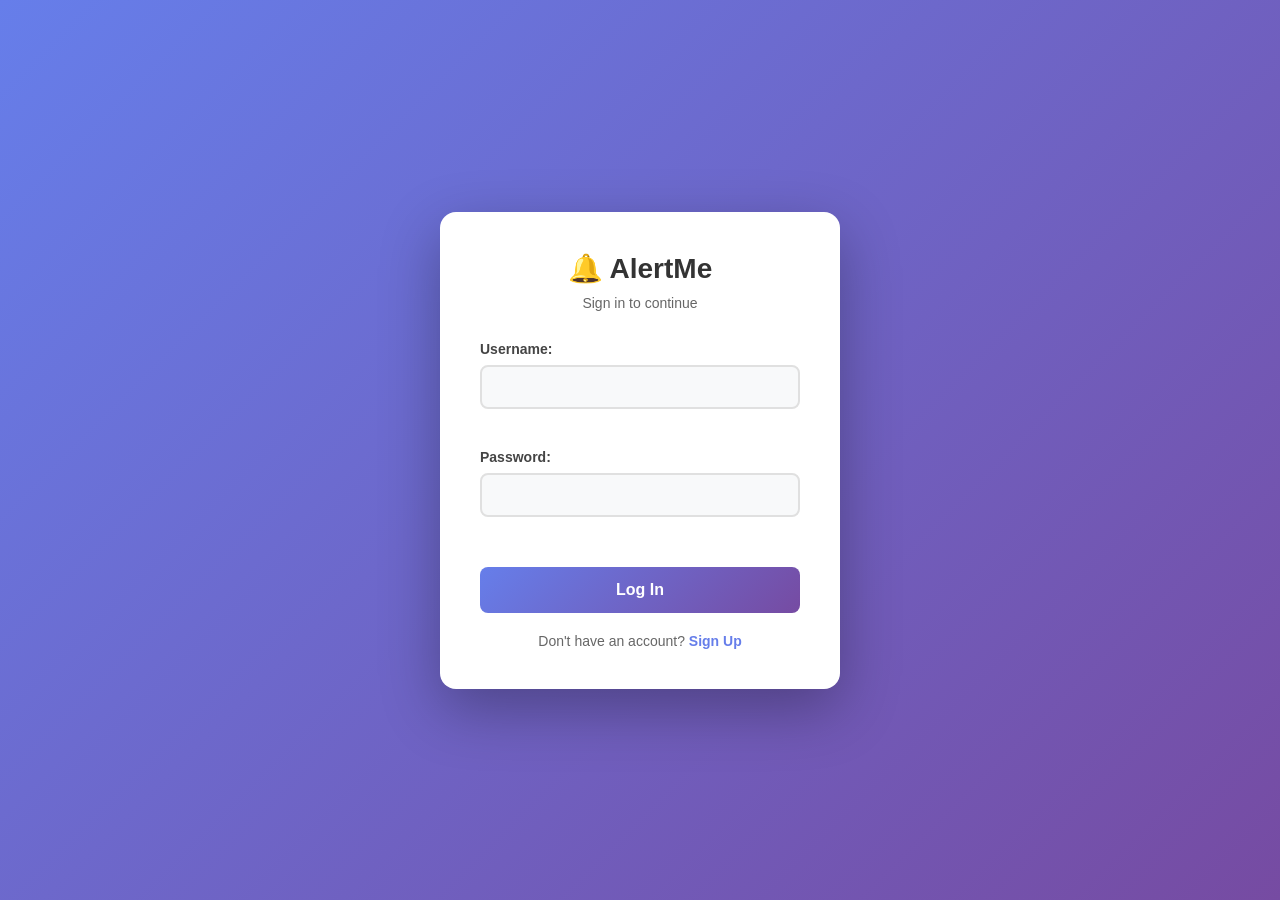
<file: index.html>
<!DOCTYPE html>
<html lang="en">
<head>
    <meta charset="UTF-8">
    <meta name="viewport" content="width=device-width, initial-scale=1.0">
    <title>Sign In - AlertMe</title>
    <link href="style.css" rel="stylesheet" />
    <style>
        body {
            display: flex;
            justify-content: center;
            align-items: center;
            min-height: 100vh;
            margin: 0;
            background: linear-gradient(135deg, #667eea 0%, #764ba2 100%);
            padding: 20px;
        }
        .container {
            background: white;
            padding: 40px;
            border-radius: 16px;
            box-shadow: 0 20px 60px rgba(0, 0, 0, 0.3);
            width: 100%;
            max-width: 400px;
        }
        h1 {
            text-align: center;
            color: #333;
            margin-bottom: 10px;
        }
        .subtitle {
            text-align: center;
            color: #666;
            margin-bottom: 30px;
            font-size: 14px;
        }
        .form-group {
            margin-bottom: 20px;
        }
        label {
            display: block;
            margin-bottom: 8px;
            color: #444;
            font-weight: 600;
        }
        input[type="text"], input[type="password"], input[type="email"] {
            width: 100%;
            padding: 12px;
            border: 2px solid #e0e0e0;
            border-radius: 8px;
            font-size: 14px;
            box-sizing: border-box;
        }
        input:focus {
            outline: none;
            border-color: #667eea;
        }
        button {
            width: 100%;
            padding: 14px;
            background: linear-gradient(135deg, #667eea 0%, #764ba2 100%);
            color: white;
            border: none;
            border-radius: 8px;
            font-size: 16px;
            font-weight: 600;
            cursor: pointer;
            transition: all 0.3s ease;
            margin-top: 10px;
        }
        button:hover {
            transform: translateY(-2px);
            box-shadow: 0 10px 30px rgba(102, 126, 234, 0.4);
        }
        .toggle-link {
            text-align: center;
            margin-top: 20px;
            color: #666;
            font-size: 14px;
        }
        .toggle-link a {
            color: #667eea;
            text-decoration: none;
            font-weight: 600;
            cursor: pointer;
        }
        .toggle-link a:hover {
            text-decoration: underline;
        }
        .form-section {
            display: none;
        }
        .form-section.active {
            display: block;
        }
        .error {
            color: red;
            font-size: 14px;
            text-align: center;
            margin-bottom: 10px;
            display: none;
        }
        .success {
            color: green;
            font-size: 14px;
            text-align: center;
            margin-bottom: 10px;
            display: none;
        }
    </style>
</head>
<body>
    <div class="container">
        <h1>🔔 AlertMe</h1>
        
        <!-- Sign In Form -->
        <div id="signin-section" class="form-section active">
            <p class="subtitle">Sign in to continue</p>
            <p id="signin-error" class="error"></p>
            <form id="signin-form">
                <div class="form-group">
                    <label for="signin-username">Username:</label>
                    <input type="text" id="signin-username" required>
                </div>
                <div class="form-group">
                    <label for="signin-password">Password:</label>
                    <input type="password" id="signin-password" required>
                </div>
                <button type="submit">Log In</button>
            </form>
            <p class="toggle-link">Don't have an account? <a onclick="showSignup()">Sign Up</a></p>
        </div>

        <!-- Sign Up Form -->
        <div id="signup-section" class="form-section">
            <p class="subtitle">Create a new account</p>
            <p id="signup-error" class="error"></p>
            <p id="signup-success" class="success"></p>
            <form id="signup-form">
                <div class="form-group">
                    <label for="signup-username">Username:</label>
                    <input type="text" id="signup-username" required>
                </div>
                <div class="form-group">
                    <label for="signup-email">Email:</label>
                    <input type="email" id="signup-email" required>
                </div>
                <div class="form-group">
                    <label for="signup-password">Password:</label>
                    <input type="password" id="signup-password" required>
                </div>
                <div class="form-group">
                    <label for="signup-confirm">Confirm Password:</label>
                    <input type="password" id="signup-confirm" required>
                </div>
                <button type="submit">Sign Up</button>
            </form>
            <p class="toggle-link">Already have an account? <a onclick="showSignin()">Log In</a></p>
        </div>
    </div>

    <script>
        // Get users from localStorage
        function getUsers() {
            const users = localStorage.getItem('alertme_users');
            return users ? JSON.parse(users) : [];
        }

        // Save users to localStorage
        function saveUsers(users) {
            localStorage.setItem('alertme_users', JSON.stringify(users));
        }

        // Show signup form
        function showSignup() {
            document.getElementById('signin-section').classList.remove('active');
            document.getElementById('signup-section').classList.add('active');
            clearMessages();
        }

        // Show signin form
        function showSignin() {
            document.getElementById('signup-section').classList.remove('active');
            document.getElementById('signin-section').classList.add('active');
            clearMessages();
        }

        // Clear error/success messages
        function clearMessages() {
            document.getElementById('signin-error').style.display = 'none';
            document.getElementById('signup-error').style.display = 'none';
            document.getElementById('signup-success').style.display = 'none';
        }

        // Sign In
        document.getElementById('signin-form').addEventListener('submit', function(e) {
            e.preventDefault();
            const username = document.getElementById('signin-username').value;
            const password = document.getElementById('signin-password').value;
            
            const users = getUsers();
            const user = users.find(u => u.username === username && u.password === password);
            
            if (user) {
                localStorage.setItem('currentUser', username);
                window.location.href = 'dashboard.html';
            } else if (username === 'admin' && password === 'alertme123') {
                localStorage.setItem('currentUser', 'admin');
                window.location.href = 'dashboard.html';
            } else {
                const error = document.getElementById('signin-error');
                error.textContent = 'Invalid username or password';
                error.style.display = 'block';
            }
        });

        // Sign Up
        document.getElementById('signup-form').addEventListener('submit', function(e) {
            e.preventDefault();
            const username = document.getElementById('signup-username').value;
            const email = document.getElementById('signup-email').value;
            const password = document.getElementById('signup-password').value;
            const confirm = document.getElementById('signup-confirm').value;
            
            const users = getUsers();
            
            // Validation
            if (password !== confirm) {
                const error = document.getElementById('signup-error');
                error.textContent = 'Passwords do not match';
                error.style.display = 'block';
                return;
            }
            
            if (users.some(u => u.username === username)) {
                const error = document.getElementById('signup-error');
                error.textContent = 'Username already exists';
                error.style.display = 'block';
                return;
            }
            
            // Add new user
            users.push({ username, email, password });
            saveUsers(users);
            
            const success = document.getElementById('signup-success');
            success.textContent = 'Account created! Please sign in.';
            success.style.display = 'block';
            
            document.getElementById('signup-form').reset();
            
            setTimeout(() => {
                showSignin();
            }, 1500);
        });
    </script>
</body>
</html>
</file>
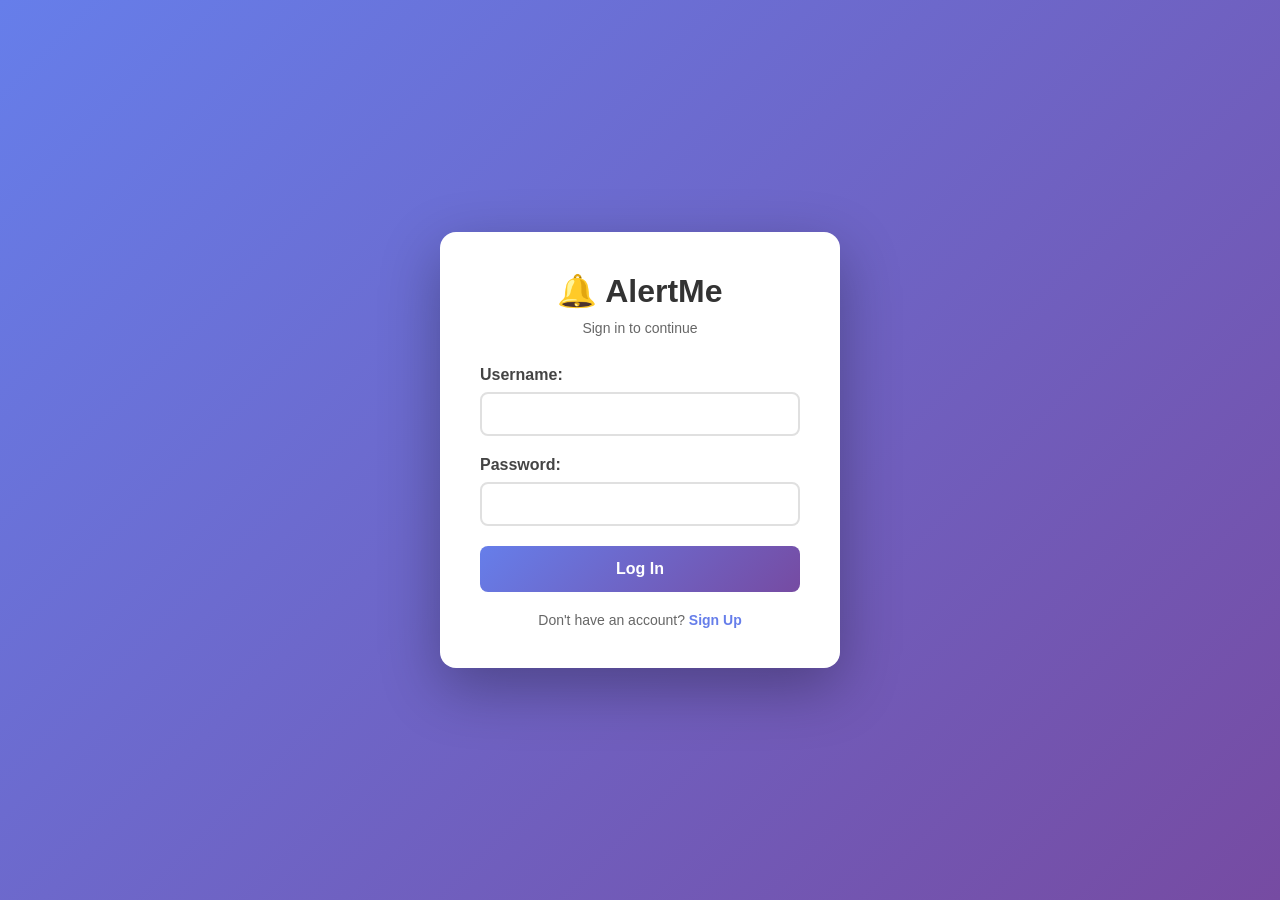
<file: Desktop/AlertMe/index.html>
<!DOCTYPE html>
<html lang="en">
<head>
    <meta charset="UTF-8">
    <meta name="viewport" content="width=device-width, initial-scale=1.0">
    <title>Sign In - AlertMe</title>
    <link href="style.css" rel="stylesheet" />
</head>
<body>
    <div class="container">
        <h1>🔔 AlertMe</h1>
        
        <!-- Sign In Form -->
        <div id="signin-section" class="form-section active">
            <p class="subtitle">Sign in to continue</p>
            <p id="signin-error" class="error"></p>
            <form id="signin-form">
                <div class="form-group">
                    <label for="signin-username">Username:</label>
                    <input type="text" id="signin-username" required>
                </div>
                <div class="form-group">
                    <label for="signin-password">Password:</label>
                    <input type="password" id="signin-password" required>
                </div>
                <button type="submit">Log In</button>
            </form>
            <p class="toggle-link">Don't have an account? <a onclick="showSignup()">Sign Up</a></p>
        </div>

        <!-- Sign Up Form -->
        <div id="signup-section" class="form-section">
            <p class="subtitle">Create a new account</p>
            <p id="signup-error" class="error"></p>
            <p id="signup-success" class="success"></p>
            <form id="signup-form">
                <div class="form-group">
                    <label for="signup-username">Username:</label>
                    <input type="text" id="signup-username" required>
                </div>
                <div class="form-group">
                    <label for="signup-email">Email:</label>
                    <input type="email" id="signup-email" required>
                </div>
                <div class="form-group">
                    <label for="signup-password">Password:</label>
                    <input type="password" id="signup-password" required>
                </div>
                <div class="form-group">
                    <label for="signup-confirm">Confirm Password:</label>
                    <input type="password" id="signup-confirm" required>
                </div>
                <button type="submit">Sign Up</button>
            </form>
            <p class="toggle-link">Already have an account? <a onclick="showSignin()">Log In</a></p>
        </div>
    </div>

    <script>
        // Get users from localStorage
        function getUsers() {
            const users = localStorage.getItem('alertme_users');
            return users ? JSON.parse(users) : [];
        }

        // Save users to localStorage
        function saveUsers(users) {
            localStorage.setItem('alertme_users', JSON.stringify(users));
        }

        // Show signup form
        function showSignup() {
            document.getElementById('signin-section').classList.remove('active');
            document.getElementById('signup-section').classList.add('active');
            clearMessages();
        }

        // Show signin form
        function showSignin() {
            document.getElementById('signup-section').classList.remove('active');
            document.getElementById('signin-section').classList.add('active');
            clearMessages();
        }

        // Clear error/success messages
        function clearMessages() {
            document.getElementById('signin-error').style.display = 'none';
            document.getElementById('signup-error').style.display = 'none';
            document.getElementById('signup-success').style.display = 'none';
        }

        // Sign In
        document.getElementById('signin-form').addEventListener('submit', function(e) {
            e.preventDefault();
            const username = document.getElementById('signin-username').value;
            const password = document.getElementById('signin-password').value;
            
            const users = getUsers();
            const user = users.find(u => u.username === username && u.password === password);
            
            if (user) {
                localStorage.setItem('currentUser', username);
                window.location.href = 'dashboard.html';
            } else if (username === 'admin' && password === 'alertme123') {
                localStorage.setItem('currentUser', 'admin');
                window.location.href = 'dashboard.html';
            } else {
                const error = document.getElementById('signin-error');
                error.textContent = 'Invalid username or password';
                error.style.display = 'block';
            }
        });

        // Sign Up
        document.getElementById('signup-form').addEventListener('submit', function(e) {
            e.preventDefault();
            const username = document.getElementById('signup-username').value;
            const email = document.getElementById('signup-email').value;
            const password = document.getElementById('signup-password').value;
            const confirm = document.getElementById('signup-confirm').value;
            
            const users = getUsers();
            
            // Validation
            if (password !== confirm) {
                const error = document.getElementById('signup-error');
                error.textContent = 'Passwords do not match';
                error.style.display = 'block';
                return;
            }
            
            if (users.some(u => u.username === username)) {
                const error = document.getElementById('signup-error');
                error.textContent = 'Username already exists';
                error.style.display = 'block';
                return;
            }
            
            // Add new user
            users.push({ username, email, password });
            saveUsers(users);
            
            const success = document.getElementById('signup-success');
            success.textContent = 'Account created! Please sign in.';
            success.style.display = 'block';
            
            document.getElementById('signup-form').reset();
            
            setTimeout(() => {
                showSignin();
            }, 1500);
        });
    </script>
</body>
</html>
</file>
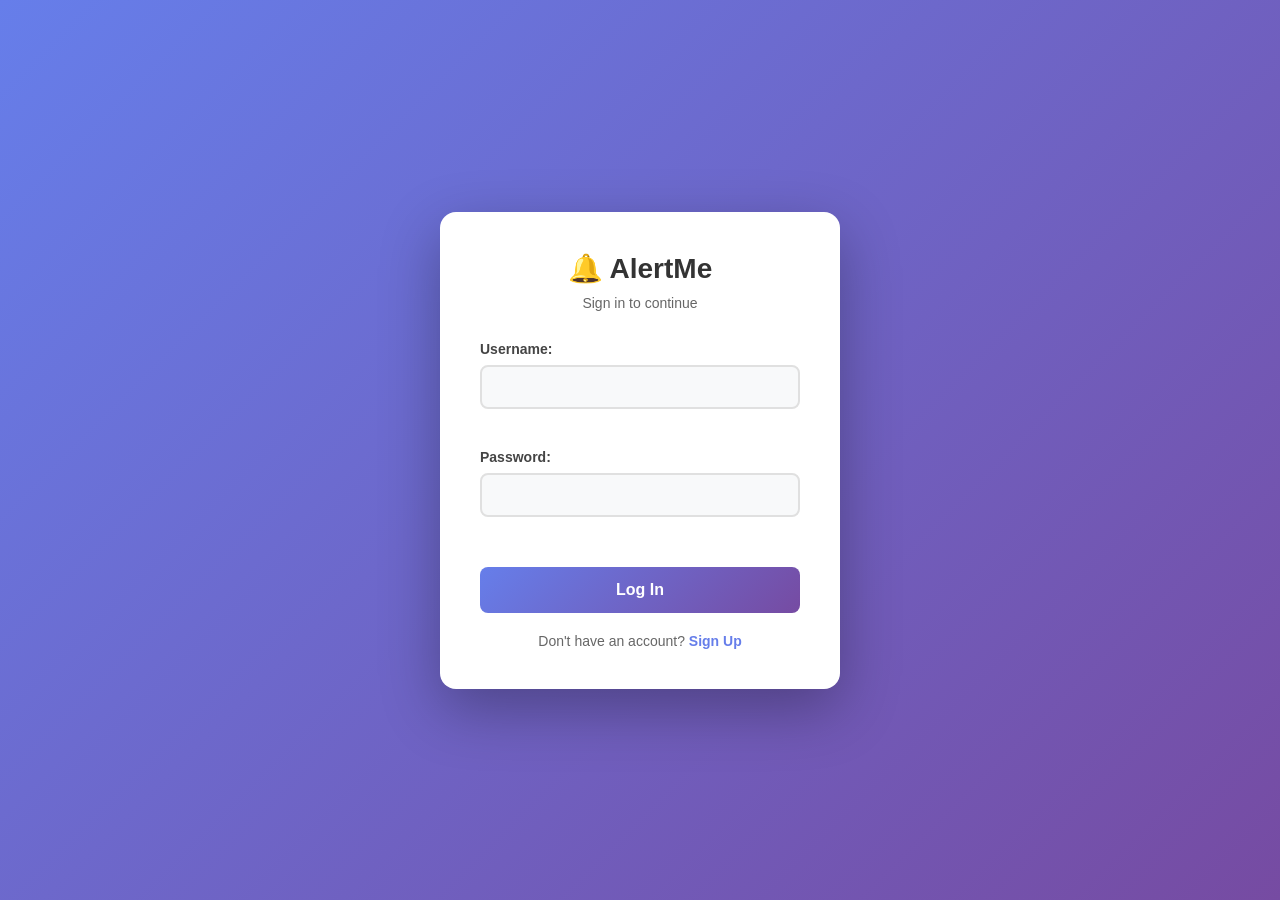
<file: clock.html>
<!DOCTYPE html>
<html lang="en">
<head>
    <meta charset="UTF-8">
    <meta name="viewport" content="width=device-width, initial-scale=1.0">
    <title>Clock Alarm</title>
    <link href="style2.css" rel="stylesheet">
    <style>
        body {
            display: flex;
            justify-content: center;
            align-items: center;
            min-height: 100vh;
            margin: 0;
            background: linear-gradient(135deg, #667eea 0%, #764ba2 100%);
            padding: 20px;
        }
        .container {
            background: white;
            padding: 40px;
            border-radius: 16px;
            box-shadow: 0 20px 60px rgba(0, 0, 0, 0.3);
            text-align: center;
            width: 100%;
            max-width: 400px;
        }
        h1 {
            color: #333;
            margin-bottom: 30px;
        }
        input[type="datetime-local"] {
            width: 100%;
            padding: 12px;
            border: 2px solid #e0e0e0;
            border-radius: 8px;
            font-size: 16px;
            margin-bottom: 20px;
            box-sizing: border-box;
        }
        input:focus {
            outline: none;
            border-color: #667eea;
        }
        button {
            width: 100%;
            padding: 14px;
            background: linear-gradient(135deg, #667eea 0%, #764ba2 100%);
            color: white;
            border: none;
            border-radius: 8px;
            font-size: 16px;
            font-weight: 600;
            cursor: pointer;
            transition: all 0.3s ease;
        }
        button:hover {
            transform: translateY(-2px);
            box-shadow: 0 10px 30px rgba(102, 126, 234, 0.4);
        }
        .back-link {
            display: inline-block;
            margin-top: 20px;
            color: #667eea;
            text-decoration: none;
            font-size: 14px;
        }
        .back-link:hover {
            text-decoration: underline;
        }
    </style>
</head>
<body>
    <div class="container">
        <h1>⏰ Clock Alarm</h1>
        <input type="datetime-local" id="alarmDate">
        <button onclick="setAlarm()">Set Alarm</button>
        <a href="dashboard.html" class="back-link">← Back to Dashboard</a>
    </div>

    <audio id="alarmSound" src="ringtone.mp3" preload="auto"></audio>

    <script>
        // Check authentication
        if (!localStorage.getItem('currentUser')) {
            window.location.href = 'index.html';
        }

        function setAlarm() {
            const alarmDateInput = document.getElementById('alarmDate').value;
            const alarmDate = new Date(alarmDateInput);
            const now = new Date();

            if (alarmDate <= now) {
                alert('Please set a future date and time.');
                return;
            }

            const timeToAlarm = alarmDate.getTime() - now.getTime();
            setTimeout(() => {
                document.getElementById('alarmSound').play();
                alert('Wake up!');
            }, timeToAlarm);
        }
    </script>
</body>
</html>
</file>
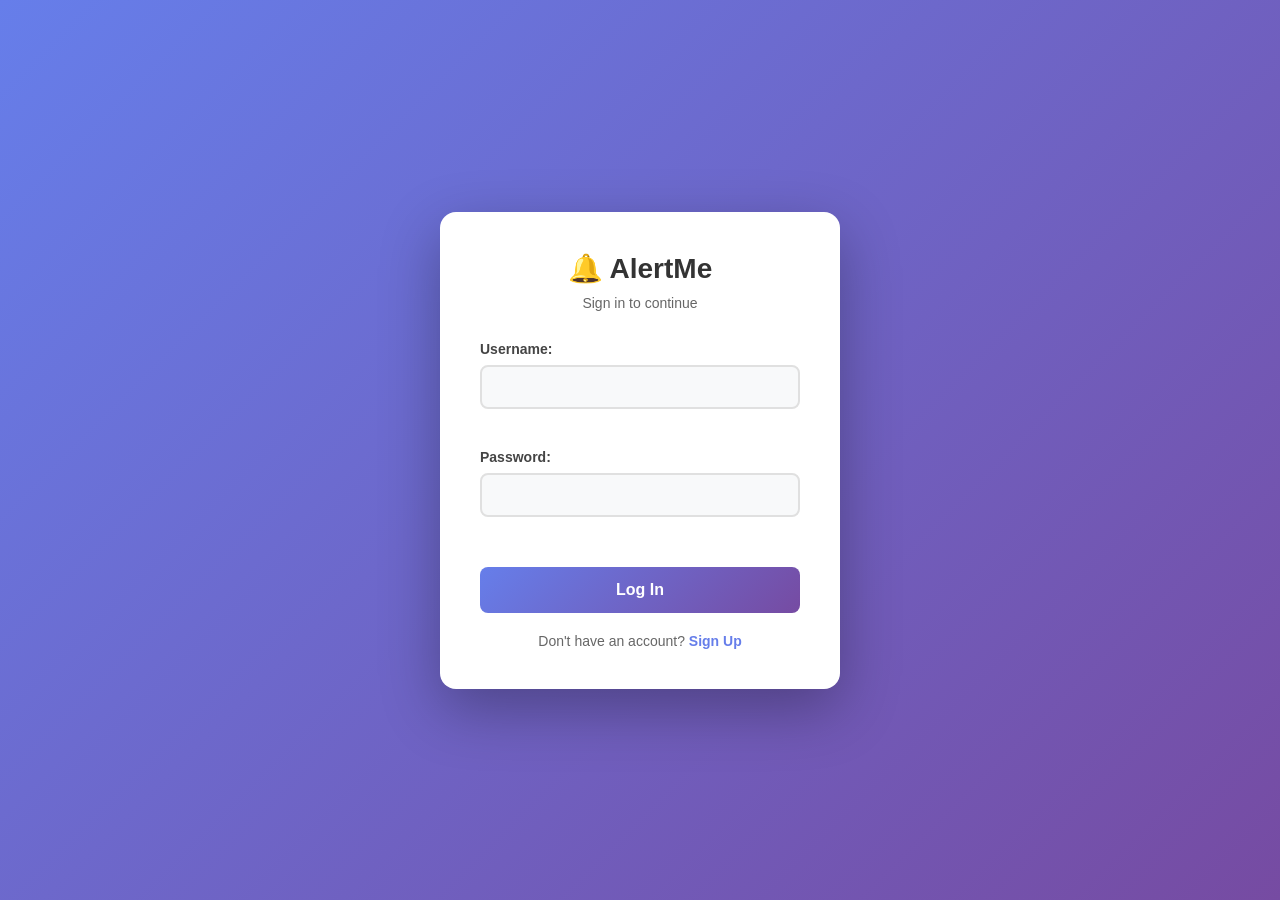
<file: dashboard.html>
<!DOCTYPE html>
<html lang="en">
<head>
    <meta charset="UTF-8">
    <meta name="viewport" content="width=device-width, initial-scale=1.0">
    <title>AlertMe Dashboard</title>
    <link href="style.css" rel="stylesheet" />
    <style>
        body {
            display: flex;
            justify-content: center;
            align-items: center;
            min-height: 100vh;
            margin: 0;
            background: #f5f5f5;
            padding: 20px;
        }
        .container {
            text-align: center;
            background: white;
            padding: 50px;
            border-radius: 20px;
            box-shadow: 0 10px 40px rgba(0, 0, 0, 0.1);
        }
        h1 {
            color: #333;
            margin-bottom: 10px;
            font-size: 36px;
        }
        .user-info {
            color: #666;
            margin-bottom: 40px;
            font-size: 14px;
        }
        .btn-container {
            display: flex;
            gap: 20px;
            justify-content: center;
            flex-wrap: wrap;
        }
        a {
            text-decoration: none;
        }
        button {
            padding: 20px 40px;
            font-size: 18px;
            cursor: pointer;
            border: none;
            border-radius: 12px;
            background: linear-gradient(135deg, #667eea 0%, #764ba2 100%);
            color: white;
            font-weight: 600;
            transition: all 0.3s ease;
        }
        button:hover {
            transform: translateY(-3px);
            box-shadow: 0 10px 30px rgba(102, 126, 234, 0.4);
        }
        .logout-btn {
            margin-top: 40px;
            background: #dc3545;
            font-size: 14px;
            padding: 10px 20px;
        }
        .logout-btn:hover {
            background: #c82333;
            box-shadow: 0 10px 30px rgba(220, 53, 69, 0.4);
        }
    </style>
</head>
<body>
    <div class="container">
        <h1>🔔 AlertMe</h1>
        <p class="user-info">Welcome, <span id="username">User</span></p>
        <div class="btn-container">
            <a href="clock.html"><button>Clock Alarm</button></a>
            <a href="location.html"><button>Location Alarm</button></a>
        </div>
        <button class="logout-btn" onclick="logout()">Logout</button>
    </div>

    <script>
        // Check if logged in
        const currentUser = localStorage.getItem('currentUser');
        if (!currentUser) {
            window.location.href = 'index.html';
        }
        
        document.getElementById('username').textContent = currentUser;

        function logout() {
            localStorage.removeItem('currentUser');
            window.location.href = 'index.html';
        }
    </script>
</body>
</html>
</file>
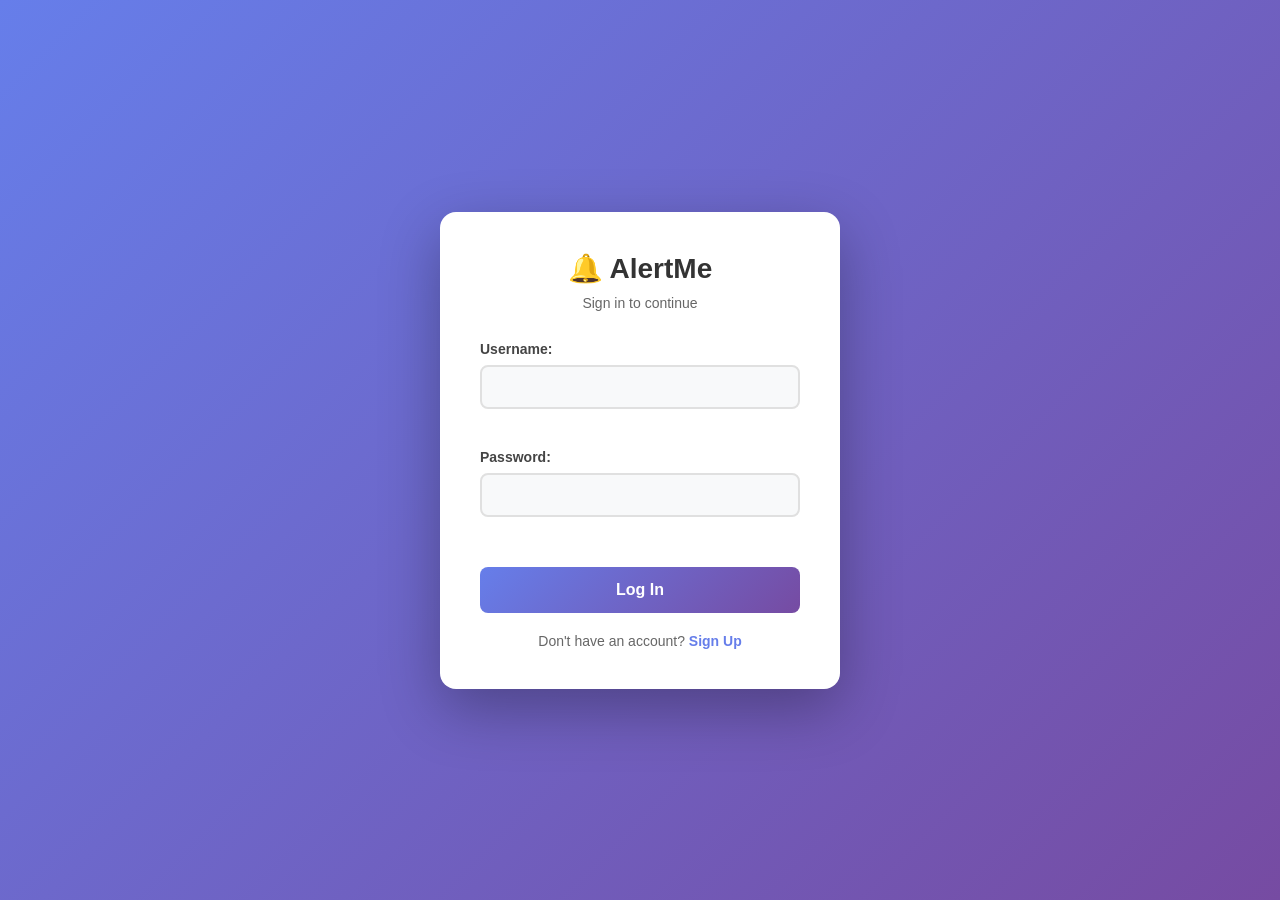
<file: location.html>
<!DOCTYPE html>
<html lang="en">
<head>
    <meta charset="UTF-8">
    <meta name="viewport" content="width=device-width, initial-scale=1.0">
    <title>Location Alarm</title>
    <link href="style13.css" rel="stylesheet"/>
    <style>
        body {
            display: flex;
            justify-content: center;
            align-items: center;
            min-height: 100vh;
            margin: 0;
            background: linear-gradient(135deg, #667eea 0%, #764ba2 100%);
            padding: 20px;
        }
        .container {
            background: white;
            padding: 40px;
            border-radius: 16px;
            box-shadow: 0 20px 60px rgba(0, 0, 0, 0.3);
            width: 100%;
            max-width: 500px;
        }
        h1 {
            text-align: center;
            color: #333;
            margin-bottom: 30px;
        }
        .form-group {
            margin-bottom: 20px;
        }
        label {
            display: block;
            margin-bottom: 8px;
            color: #444;
            font-weight: 600;
        }
        input[type="text"] {
            width: 100%;
            padding: 12px;
            border: 2px solid #e0e0e0;
            border-radius: 8px;
            font-size: 14px;
            box-sizing: border-box;
        }
        input[type="text"]:focus {
            outline: none;
            border-color: #667eea;
        }
        button {
            width: 100%;
            padding: 14px;
            background: linear-gradient(135deg, #667eea 0%, #764ba2 100%);
            color: white;
            border: none;
            border-radius: 8px;
            font-size: 16px;
            font-weight: 600;
            cursor: pointer;
            transition: all 0.3s ease;
        }
        button:hover {
            transform: translateY(-2px);
            box-shadow: 0 10px 30px rgba(102, 126, 234, 0.4);
        }
        .back-link {
            display: block;
            text-align: center;
            margin-top: 20px;
            color: #667eea;
            text-decoration: none;
            font-size: 14px;
        }
        .back-link:hover {
            text-decoration: underline;
        }
    </style>
</head>
<body>
    <div class="container">
        <h1>📍 Location Alarm</h1>
        <form id="locationForm">
            <div class="form-group">
                <label for="source">Starting Point:</label>
                <input type="text" id="source" placeholder="Enter starting location" required>
            </div>
            
            <div class="form-group">
                <label for="destination">Destination:</label>
                <input type="text" id="destination" placeholder="Enter destination" required>
            </div>
            
            <div class="form-group">
                <label for="waypoint">Waypoint:</label>
                <input type="text" id="waypoint" placeholder="Enter waypoint" required>
            </div>
            
            <button type="button" onclick="openGoogleMaps()">Open Google Maps</button>
        </form>
        <a href="dashboard.html" class="back-link">← Back to Dashboard</a>
    </div>

    <script>
        // Check authentication
        if (!localStorage.getItem('currentUser')) {
            window.location.href = 'index.html';
        }

        function openGoogleMaps() {
            const source = document.getElementById('source').value;
            const destination = document.getElementById('destination').value;
            const waypoint = document.getElementById('waypoint').value;
            
            if (!source || !destination || !waypoint) {
                alert('Please fill in all fields.');
                return;
            }

            const mapsUrl = `https://www.google.com/maps/dir/?api=1&origin=${encodeURIComponent(source)}&destination=${encodeURIComponent(destination)}&waypoints=${encodeURIComponent(waypoint)}`;
            window.open(mapsUrl, '_blank');
        }
    </script>
</body>
</html>
</file>
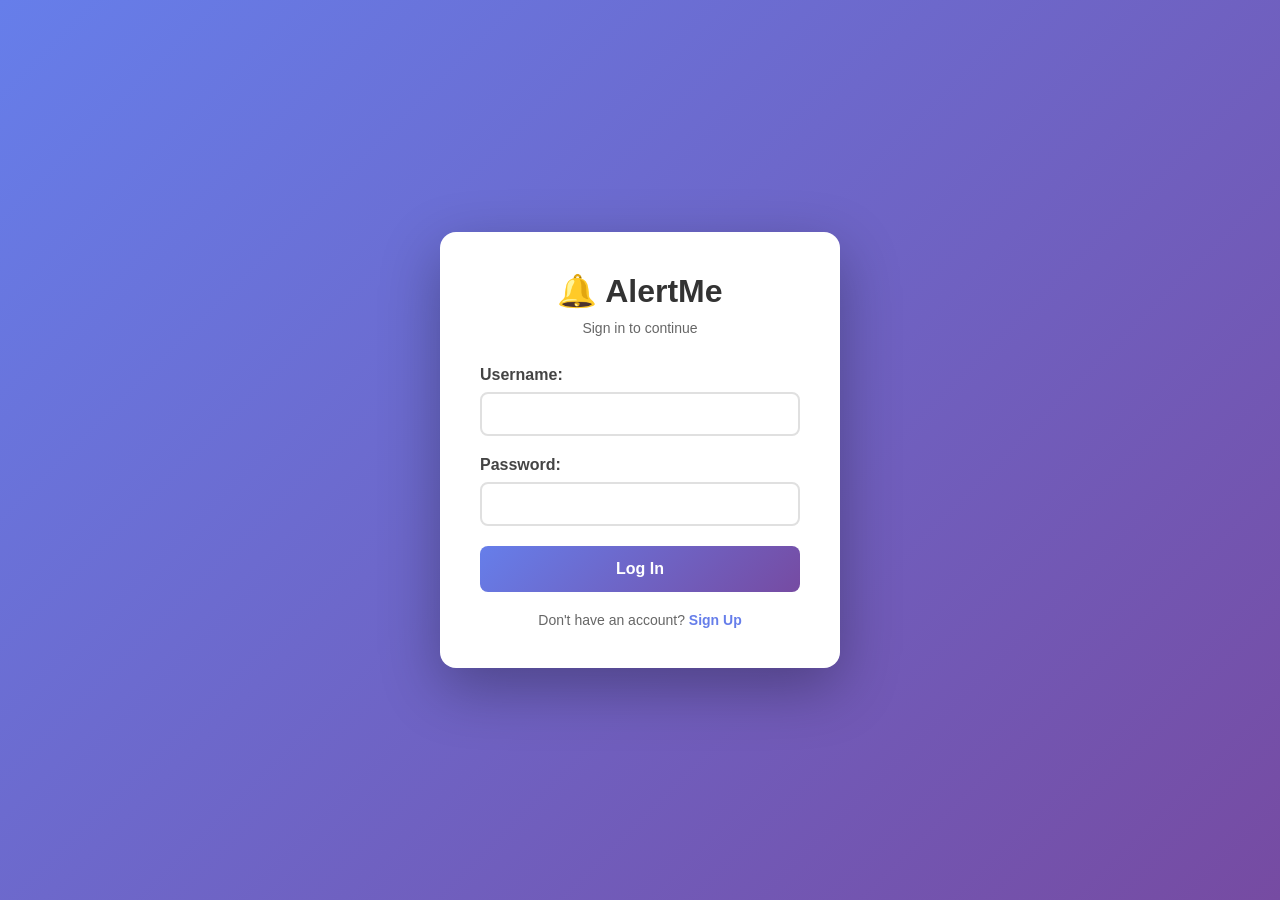
<file: Desktop/AlertMe/clock.html>
<!DOCTYPE html>
<html lang="en">
<head>
    <meta charset="UTF-8">
    <meta name="viewport" content="width=device-width, initial-scale=1.0">
    <title>Clock Alarm</title>
    <link href="style2.css" rel="stylesheet">
</head>
<body>
    <div class="container">
        <h1>⏰ Clock Alarm</h1>
        <input type="datetime-local" id="alarmDate">
        <button onclick="setAlarm()">Set Alarm</button>
        <a href="dashboard.html" class="back-link">← Back to Dashboard</a>
    </div>

    <audio id="alarmSound" src="ringtone.mp3" preload="auto"></audio>

    <script>
        // Check authentication
        if (!localStorage.getItem('currentUser')) {
            window.location.href = 'index.html';
        }

        function setAlarm() {
            const alarmDateInput = document.getElementById('alarmDate').value;
            const alarmDate = new Date(alarmDateInput);
            const now = new Date();

            if (alarmDate <= now) {
                alert('Please set a future date and time.');
                return;
            }

            const timeToAlarm = alarmDate.getTime() - now.getTime();
            setTimeout(() => {
                document.getElementById('alarmSound').play();
                alert('Wake up!');
            }, timeToAlarm);
        }
    </script>
</body>
</html>
</file>
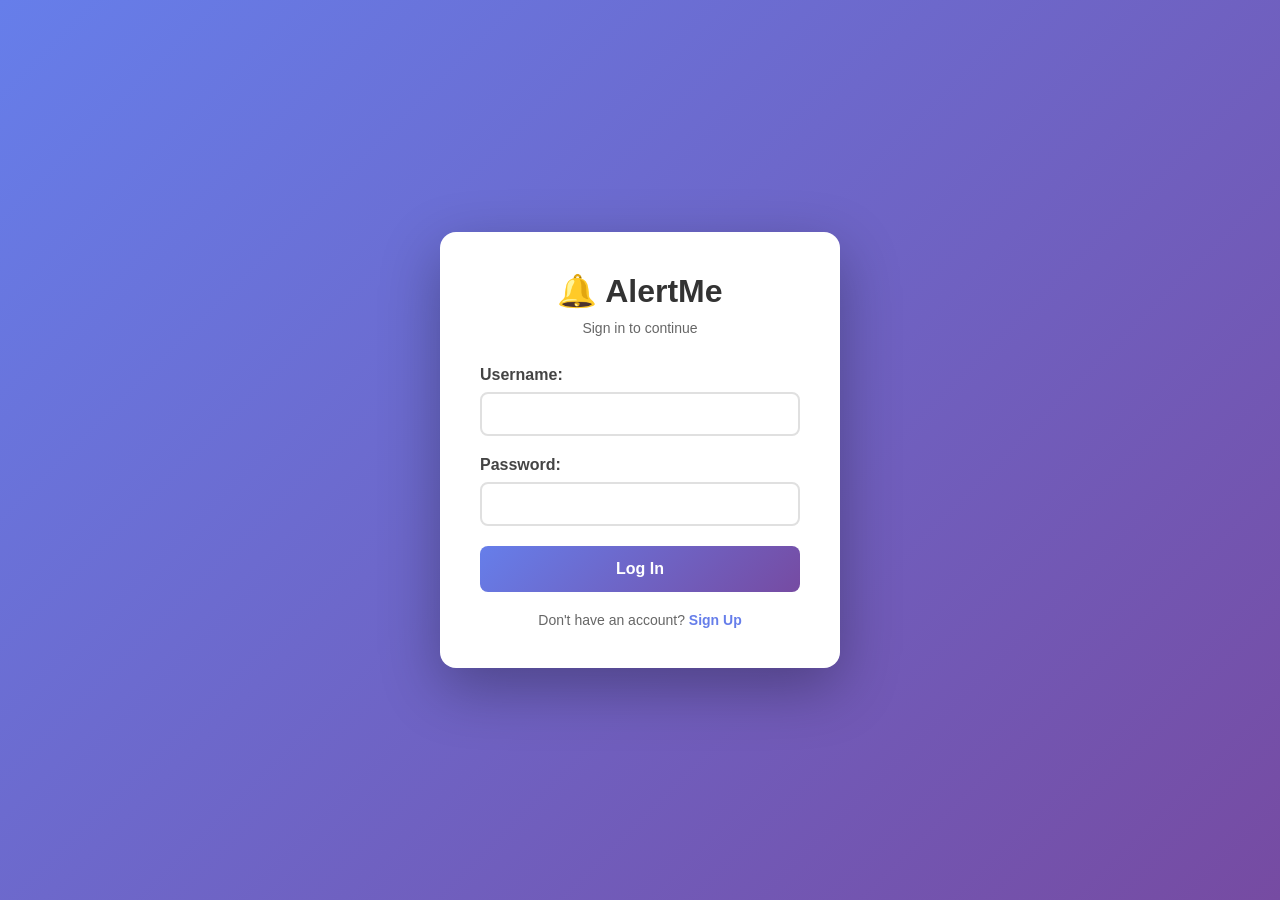
<file: Desktop/AlertMe/dashboard.html>
<!DOCTYPE html>
<html lang="en">
<head>
    <meta charset="UTF-8">
    <meta name="viewport" content="width=device-width, initial-scale=1.0">
    <title>AlertMe Dashboard</title>
    <link href="style.css" rel="stylesheet" />
</head>
<body>
    <div class="container">
        <h1>🔔 AlertMe</h1>
        <p class="user-info">Welcome, <span id="username">User</span></p>
        <div class="btn-container">
            <a href="clock.html"><button>Clock Alarm</button></a>
            <a href="location.html"><button>Location Alarm</button></a>
        </div>
        <button class="logout-btn" onclick="logout()">Logout</button>
    </div>

    <script>
        // Check if logged in
        const currentUser = localStorage.getItem('currentUser');
        if (!currentUser) {
            window.location.href = 'index.html';
        }
        
        document.getElementById('username').textContent = currentUser;

        function logout() {
            localStorage.removeItem('currentUser');
            window.location.href = 'index.html';
        }
    </script>
</body>
</html>
</file>
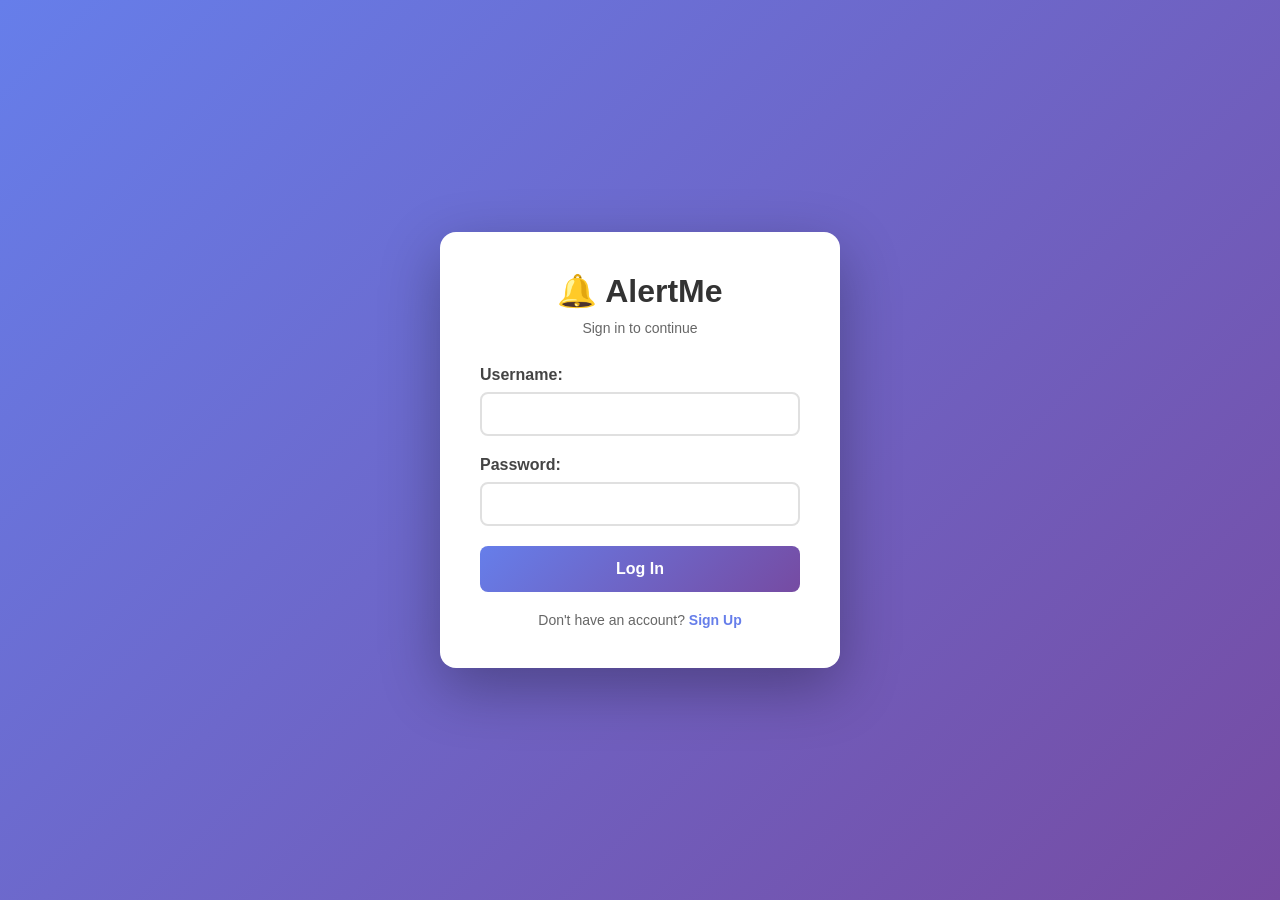
<file: Desktop/AlertMe/location.html>
<!DOCTYPE html>
<html lang="en">
<head>
    <meta charset="UTF-8">
    <meta name="viewport" content="width=device-width, initial-scale=1.0">
    <title>Location Alarm</title>
    <link href="style13.css" rel="stylesheet"/>
</head>
<body>
    <div class="container">
        <h1>📍 Location Alarm</h1>
        <form id="locationForm">
            <div class="form-group">
                <label for="source">Starting Point:</label>
                <input type="text" id="source" placeholder="Enter starting location" required>
            </div>
            
            <div class="form-group">
                <label for="destination">Destination:</label>
                <input type="text" id="destination" placeholder="Enter destination" required>
            </div>
            
            <div class="form-group">
                <label for="waypoint">Waypoint:</label>
                <input type="text" id="waypoint" placeholder="Enter waypoint" required>
            </div>
            
            <button type="button" onclick="openGoogleMaps()">Open Google Maps</button>
        </form>
        <a href="dashboard.html" class="back-link">← Back to Dashboard</a>
    </div>

    <script>
        // Check authentication
        if (!localStorage.getItem('currentUser')) {
            window.location.href = 'index.html';
        }

        function openGoogleMaps() {
            const source = document.getElementById('source').value;
            const destination = document.getElementById('destination').value;
            const waypoint = document.getElementById('waypoint').value;
            
            if (!source || !destination || !waypoint) {
                alert('Please fill in all fields.');
                return;
            }

            const mapsUrl = `https://www.google.com/maps/dir/?api=1&origin=${encodeURIComponent(source)}&destination=${encodeURIComponent(destination)}&waypoints=${encodeURIComponent(waypoint)}`;
            window.open(mapsUrl, '_blank');
        }
    </script>
</body>
</html>
</file>
<file: style.css>
/* AlertMe - Modern Design System */

/* Reset and Base Styles */
* {
    margin: 0;
    padding: 0;
    box-sizing: border-box;
}

body {
    font-family: 'Segoe UI', Tahoma, Geneva, Verdana, sans-serif;
    background: linear-gradient(135deg, #1e3c72 0%, #2a5298 100%);
    background-size: 400% 400%;
    animation: gradientBG 15s ease infinite;
    min-height: 100vh;
}

@keyframes gradientBG {
    0% { background-position: 0% 50%; }
    50% { background-position: 100% 50%; }
    100% { background-position: 0% 50%; }
}

/* Container Styles */
.container {
    background: rgba(255, 255, 255, 0.95);
    padding: 40px;
    border-radius: 20px;
    box-shadow: 0 20px 60px rgba(0, 0, 0, 0.3);
    width: 100%;
    max-width: 450px;
    animation: slideIn 0.5s ease-out;
}

@keyframes slideIn {
    from {
        opacity: 0;
        transform: translateY(-30px);
    }
    to {
        opacity: 1;
        transform: translateY(0);
    }
}

/* Typography */
h1, h2, h3 {
    color: #333;
    font-weight: 600;
}

h1 {
    font-size: 28px;
    margin-bottom: 30px;
    text-align: center;
}

h2 {
    font-size: 24px;
    margin-bottom: 20px;
}

/* Form Styles */
form {
    margin-bottom: 20px;
}

label {
    display: block;
    margin-bottom: 8px;
    color: #444;
    font-weight: 600;
    font-size: 14px;
}

input {
    width: 100%;
    padding: 14px 16px;
    margin-bottom: 20px;
    border: 2px solid #e0e0e0;
    border-radius: 10px;
    font-size: 15px;
    transition: all 0.3s ease;
    background: #f8f9fa;
}

input:focus {
    outline: none;
    border-color: #667eea;
    background: #fff;
    box-shadow: 0 0 0 4px rgba(102, 126, 234, 0.1);
}

input::placeholder {
    color: #aaa;
}

/* Button Styles */
button, .btn {
    padding: 14px 28px;
    background: linear-gradient(135deg, #667eea 0%, #764ba2 100%);
    color: #fff;
    border: none;
    border-radius: 10px;
    font-size: 16px;
    font-weight: 600;
    cursor: pointer;
    transition: all 0.3s ease;
    text-decoration: none;
    display: inline-block;
    text-align: center;
}

button:hover, .btn:hover {
    transform: translateY(-3px);
    box-shadow: 0 10px 30px rgba(102, 126, 234, 0.4);
}

button:active, .btn:active {
    transform: translateY(0);
}

/* Secondary Button */
button.secondary, .btn-secondary {
    background: linear-gradient(135deg, #f093fb 0%, #f5576c 100%);
}

button.secondary:hover, .btn-secondary:hover {
    box-shadow: 0 10px 30px rgba(245, 87, 108, 0.4);
}

/* Status Message */
#status {
    margin-top: 20px;
    padding: 12px;
    border-radius: 8px;
    font-weight: 500;
    text-align: center;
}

#status.success {
    background: #d4edda;
    color: #155724;
    border: 1px solid #c3e6cb;
}

#status.error {
    background: #f8d7da;
    color: #721c24;
    border: 1px solid #f5c6cb;
}

/* Card Styles (for future use) */
.card {
    background: white;
    border-radius: 16px;
    padding: 24px;
    box-shadow: 0 10px 30px rgba(0, 0, 0, 0.1);
    transition: all 0.3s ease;
}

.card:hover {
    transform: translateY(-5px);
    box-shadow: 0 20px 40px rgba(0, 0, 0, 0.15);
}

/* Utility Classes */
.text-center {
    text-align: center;
}

.mt-20 {
    margin-top: 20px;
}

.mb-20 {
    margin-bottom: 20px;
}

/* Responsive */
@media (max-width: 480px) {
    .container {
        margin: 20px;
        padding: 30px 20px;
    }

    h1 {
        font-size: 24px;
    }

    button {
        width: 100%;
    }
}

/* Animations */
@keyframes pulse {
    0% { transform: scale(1); }
    50% { transform: scale(1.05); }
    100% { transform: scale(1); }
}

.pulse {
    animation: pulse 2s infinite;
}

/* Loading Spinner */
.spinner {
    border: 3px solid rgba(255, 255, 255, 0.3);
    border-radius: 50%;
    border-top: 3px solid white;
    width: 20px;
    height: 20px;
    animation: spin 1s linear infinite;
    display: inline-block;
    margin-right: 10px;
}

@keyframes spin {
    0% { transform: rotate(0deg); }
    100% { transform: rotate(360deg); }
}
</file>
<file: Desktop/AlertMe/style.css>
/* AlertMe - Modern Design System */

/* Reset and Base Styles */
* {
    margin: 0;
    padding: 0;
    box-sizing: border-box;
}

body {
    font-family: 'Segoe UI', Tahoma, Geneva, Verdana, sans-serif;
    display: flex;
    justify-content: center;
    align-items: center;
    min-height: 100vh;
    margin: 0;
    background: linear-gradient(135deg, #667eea 0%, #764ba2 100%);
    padding: 20px;
}

/* Container Styles */
.container {
    background: white;
    padding: 40px;
    border-radius: 16px;
    box-shadow: 0 20px 60px rgba(0, 0, 0, 0.3);
    width: 100%;
    max-width: 400px;
}

/* Typography */
h1 {
    text-align: center;
    color: #333;
    margin-bottom: 10px;
}

.subtitle {
    text-align: center;
    color: #666;
    margin-bottom: 30px;
    font-size: 14px;
}

/* Form Styles */
.form-group {
    margin-bottom: 20px;
}

label {
    display: block;
    margin-bottom: 8px;
    color: #444;
    font-weight: 600;
}

input[type="text"],
input[type="password"],
input[type="email"],
input[type="datetime-local"] {
    width: 100%;
    padding: 12px;
    border: 2px solid #e0e0e0;
    border-radius: 8px;
    font-size: 14px;
    box-sizing: border-box;
}

input:focus {
    outline: none;
    border-color: #667eea;
}

/* Button Styles */
button {
    width: 100%;
    padding: 14px;
    background: linear-gradient(135deg, #667eea 0%, #764ba2 100%);
    color: white;
    border: none;
    border-radius: 8px;
    font-size: 16px;
    font-weight: 600;
    cursor: pointer;
    transition: all 0.3s ease;
}

button:hover {
    transform: translateY(-2px);
    box-shadow: 0 10px 30px rgba(102, 126, 234, 0.4);
}

/* Toggle Link */
.toggle-link {
    text-align: center;
    margin-top: 20px;
    color: #666;
    font-size: 14px;
}

.toggle-link a {
    color: #667eea;
    text-decoration: none;
    font-weight: 600;
    cursor: pointer;
}

.toggle-link a:hover {
    text-decoration: underline;
}

/* Form Section */
.form-section {
    display: none;
}

.form-section.active {
    display: block;
}

/* Messages */
.error {
    color: red;
    font-size: 14px;
    text-align: center;
    margin-bottom: 10px;
    display: none;
}

.success {
    color: green;
    font-size: 14px;
    text-align: center;
    margin-bottom: 10px;
    display: none;
}

/* Dashboard Specific Styles */
body.dashboard {
    background: #f5f5f5;
}

.dashboard .container {
    text-align: center;
    padding: 50px;
    border-radius: 20px;
    box-shadow: 0 10px 40px rgba(0, 0, 0, 0.1);
    max-width: none;
    width: auto;
}

.dashboard h1 {
    margin-bottom: 10px;
    font-size: 36px;
}

.user-info {
    color: #666;
    margin-bottom: 40px;
    font-size: 14px;
}

.btn-container {
    display: flex;
    gap: 20px;
    justify-content: center;
    flex-wrap: wrap;
}

a {
    text-decoration: none;
}

.dashboard button {
    width: auto;
    padding: 20px 40px;
    font-size: 18px;
}

.logout-btn {
    margin-top: 40px;
    background: #dc3545 !important;
    font-size: 14px;
    padding: 10px 20px;
    width: auto !important;
}

.logout-btn:hover {
    background: #c82333 !important;
    box-shadow: 0 10px 30px rgba(220, 53, 69, 0.4);
}

/* Responsive */
@media (max-width: 480px) {
    .container {
        margin: 20px;
        padding: 30px 20px;
    }

    h1 {
        font-size: 24px;
    }

    button {
        width: 100%;
    }
    
    .btn-container {
        flex-direction: column;
    }
}
</file>
<file: style2.css>
/* AlertMe - Clock Alarm Page Styles */

/* This file is kept for backward compatibility */
/* All styling is now handled inline in clock.html for consistency */

/* Legacy styles (deprecated - use inline styles) */
body.clock-page {
    font-family: 'Segoe UI', Tahoma, Geneva, Verdana, sans-serif;
    background: linear-gradient(135deg, #667eea 0%, #764ba2 100%);
    background-size: 400% 400%;
    animation: gradientBG 15s ease infinite;
}

@keyframes gradientBG {
    0% { background-position: 0% 50%; }
    50% { background-position: 100% 50%; }
    100% { background-position: 0% 50%; }
}

.para {
    color: white;
}

.head {
    text-align: center;
    margin-left: 200px;
}

.card {
    width: 150px;
}

.but {
    margin-right: 300px;
}

.container {
    background: rgba(255, 255, 255, 0.95);
    padding: 50px;
    border-radius: 24px;
    box-shadow: 0 30px 80px rgba(0, 0, 0, 0.4);
    text-align: center;
}

h1 {
    color: #333;
    font-size: 32px;
    margin-bottom: 40px;
}

form {
    margin-bottom: 20px;
}

label {
    display: block;
    margin-bottom: 12px;
    color: #444;
    font-weight: 600;
    font-size: 15px;
}

input {
    width: calc(100% - 50px);
    padding: 16px;
    border: 2px solid #e0e0e0;
    border-radius: 12px;
    font-size: 15px;
    transition: all 0.3s ease;
    background: #f8f9fa;
}

input:focus {
    outline: none;
    border-color: #667eea;
    background: #fff;
    box-shadow: 0 0 0 4px rgba(102, 126, 234, 0.15);
}

button {
    padding: 18px 40px;
    background: linear-gradient(135deg, #667eea 0%, #764ba2 100%);
    color: #fff;
    border: none;
    border-radius: 12px;
    font-size: 18px;
    font-weight: 600;
    cursor: pointer;
    transition: all 0.3s ease;
}

button:hover {
    transform: translateY(-3px);
    box-shadow: 0 15px 40px rgba(102, 126, 234, 0.5);
}

#status {
    margin-top: 20px;
    font-weight: 500;
}
</file>
<file: style13.css>
/* AlertMe - Location Alarm Page Styles */

/* This file is kept for backward compatibility */
/* All styling is now handled inline in location.html for consistency */

/* Legacy styles (deprecated - use inline styles) */
body.location-page {
    font-family: 'Segoe UI', Tahoma, Geneva, Verdana, sans-serif;
    background: linear-gradient(135deg, #f093fb 0%, #f5576c 100%);
    background-size: 400% 400%;
    animation: gradientBG 15s ease infinite;
}

@keyframes gradientBG {
    0% { background-position: 0% 50%; }
    50% { background-position: 100% 50%; }
    100% { background-position: 0% 50%; }
}

.para {
    color: white;
}

.head {
    text-align: center;
    margin-left: 200px;
}

.card {
    width: 150px;
}

.but {
    margin-right: 300px;
}

.container {
    background: rgba(255, 255, 255, 0.95);
    padding: 50px;
    border-radius: 24px;
    box-shadow: 0 30px 80px rgba(0, 0, 0, 0.4);
    text-align: center;
}

h1 {
    color: #333;
    font-size: 28px;
    margin-bottom: 40px;
}

form {
    margin-bottom: 20px;
}

label {
    display: block;
    margin-bottom: 12px;
    color: #444;
    font-weight: 600;
    font-size: 15px;
}

input {
    width: calc(100% - 50px);
    padding: 16px;
    border: 2px solid #e0e0e0;
    border-radius: 12px;
    font-size: 15px;
    transition: all 0.3s ease;
    background: #f8f9fa;
}

input:focus {
    outline: none;
    border-color: #f093fb;
    background: #fff;
    box-shadow: 0 0 0 4px rgba(240, 147, 251, 0.15);
}

button {
    padding: 18px 40px;
    background: linear-gradient(135deg, #f093fb 0%, #f5576c 100%);
    color: #fff;
    border: none;
    border-radius: 12px;
    font-size: 18px;
    font-weight: 600;
    cursor: pointer;
    transition: all 0.3s ease;
}

button:hover {
    transform: translateY(-3px);
    box-shadow: 0 15px 40px rgba(245, 87, 108, 0.5);
}

#status {
    margin-top: 20px;
    font-weight: 500;
}

.checkbox-group {
    display: flex;
    align-items: center;
    gap: 12px;
    margin: 25px 0;
}

.checkbox-group label {
    margin: 0;
    font-size: 15px;
    color: #555;
}

.hidden {
    display: none !important;
}
</file>
<file: Desktop/AlertMe/style2.css>
/* AlertMe - Clock Alarm Page Styles */

/* Reset and Base Styles */
* {
    margin: 0;
    padding: 0;
    box-sizing: border-box;
}

body {
    font-family: 'Segoe UI', Tahoma, Geneva, Verdana, sans-serif;
    display: flex;
    justify-content: center;
    align-items: center;
    min-height: 100vh;
    margin: 0;
    background: linear-gradient(135deg, #667eea 0%, #764ba2 100%);
    padding: 20px;
}

/* Container Styles */
.container {
    background: white;
    padding: 40px;
    border-radius: 16px;
    box-shadow: 0 20px 60px rgba(0, 0, 0, 0.3);
    text-align: center;
    width: 100%;
    max-width: 400px;
}

/* Typography */
h1 {
    color: #333;
    margin-bottom: 30px;
}

/* Form Styles */
.form-group {
    margin-bottom: 20px;
}

label {
    display: block;
    margin-bottom: 8px;
    color: #444;
    font-weight: 600;
}

input[type="datetime-local"] {
    width: 100%;
    padding: 12px;
    border: 2px solid #e0e0e0;
    border-radius: 8px;
    font-size: 16px;
    margin-bottom: 20px;
    box-sizing: border-box;
}

input:focus {
    outline: none;
    border-color: #667eea;
}

/* Button Styles */
button {
    width: 100%;
    padding: 14px;
    background: linear-gradient(135deg, #667eea 0%, #764ba2 100%);
    color: white;
    border: none;
    border-radius: 8px;
    font-size: 16px;
    font-weight: 600;
    cursor: pointer;
    transition: all 0.3s ease;
}

button:hover {
    transform: translateY(-2px);
    box-shadow: 0 10px 30px rgba(102, 126, 234, 0.4);
}

/* Back Link */
.back-link {
    display: inline-block;
    margin-top: 20px;
    color: #667eea;
    text-decoration: none;
    font-size: 14px;
}

.back-link:hover {
    text-decoration: underline;
}

/* Responsive */
@media (max-width: 480px) {
    .container {
        margin: 20px;
        padding: 30px 20px;
    }

    h1 {
        font-size: 24px;
    }

    button {
        width: 100%;
    }
}
</file>
<file: Desktop/AlertMe/style13.css>
/* AlertMe - Location Alarm Page Styles */

/* Reset and Base Styles */
* {
    margin: 0;
    padding: 0;
    box-sizing: border-box;
}

body {
    font-family: 'Segoe UI', Tahoma, Geneva, Verdana, sans-serif;
    display: flex;
    justify-content: center;
    align-items: center;
    min-height: 100vh;
    margin: 0;
    background: linear-gradient(135deg, #667eea 0%, #764ba2 100%);
    padding: 20px;
}

/* Container Styles */
.container {
    background: white;
    padding: 40px;
    border-radius: 16px;
    box-shadow: 0 20px 60px rgba(0, 0, 0, 0.3);
    width: 100%;
    max-width: 500px;
}

/* Typography */
h1 {
    text-align: center;
    color: #333;
    margin-bottom: 30px;
}

/* Form Styles */
.form-group {
    margin-bottom: 20px;
}

label {
    display: block;
    margin-bottom: 8px;
    color: #444;
    font-weight: 600;
}

input[type="text"] {
    width: 100%;
    padding: 12px;
    border: 2px solid #e0e0e0;
    border-radius: 8px;
    font-size: 14px;
    box-sizing: border-box;
}

input[type="text"]:focus {
    outline: none;
    border-color: #667eea;
}

/* Button Styles */
button {
    width: 100%;
    padding: 14px;
    background: linear-gradient(135deg, #667eea 0%, #764ba2 100%);
    color: white;
    border: none;
    border-radius: 8px;
    font-size: 16px;
    font-weight: 600;
    cursor: pointer;
    transition: all 0.3s ease;
}

button:hover {
    transform: translateY(-2px);
    box-shadow: 0 10px 30px rgba(102, 126, 234, 0.4);
}

/* Back Link */
.back-link {
    display: block;
    text-align: center;
    margin-top: 20px;
    color: #667eea;
    text-decoration: none;
    font-size: 14px;
}

.back-link:hover {
    text-decoration: underline;
}

/* Responsive */
@media (max-width: 480px) {
    .container {
        margin: 20px;
        padding: 30px 20px;
    }

    h1 {
        font-size: 24px;
    }

    button {
        width: 100%;
    }
}
</file>
